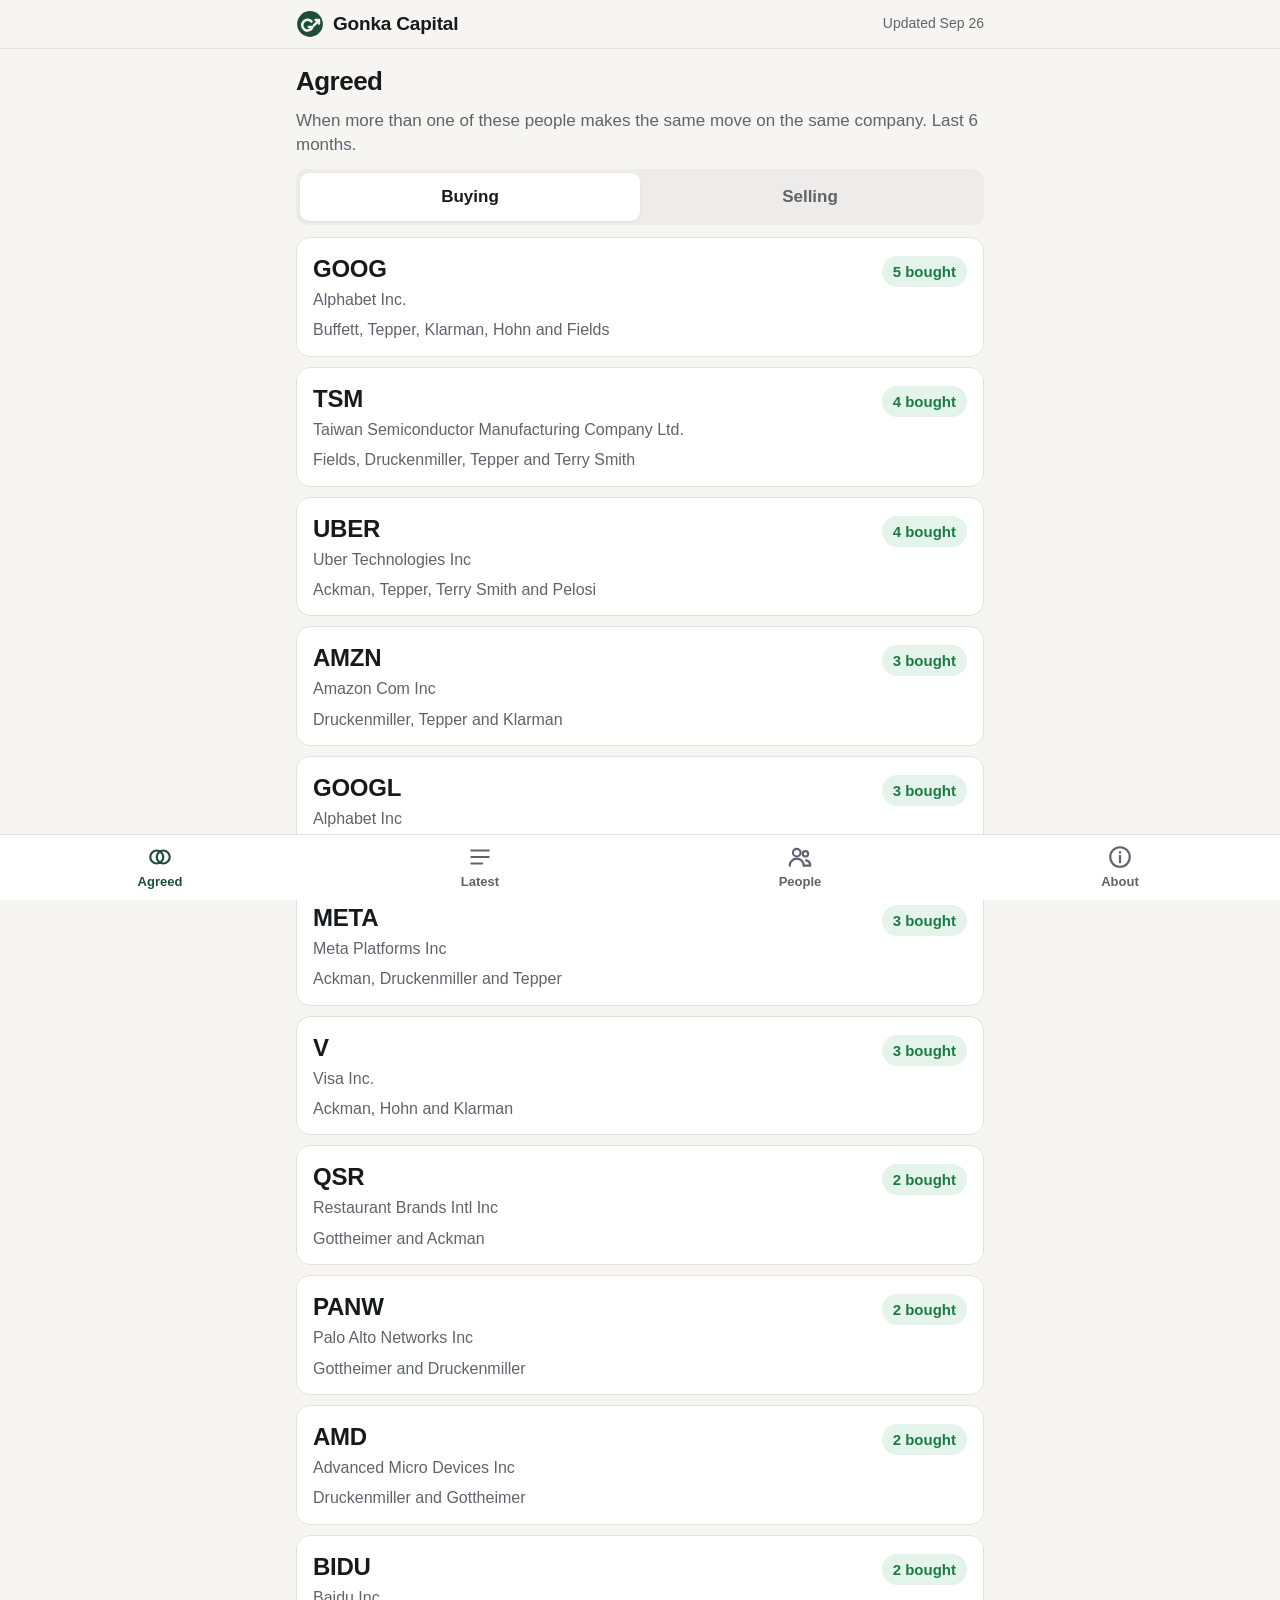
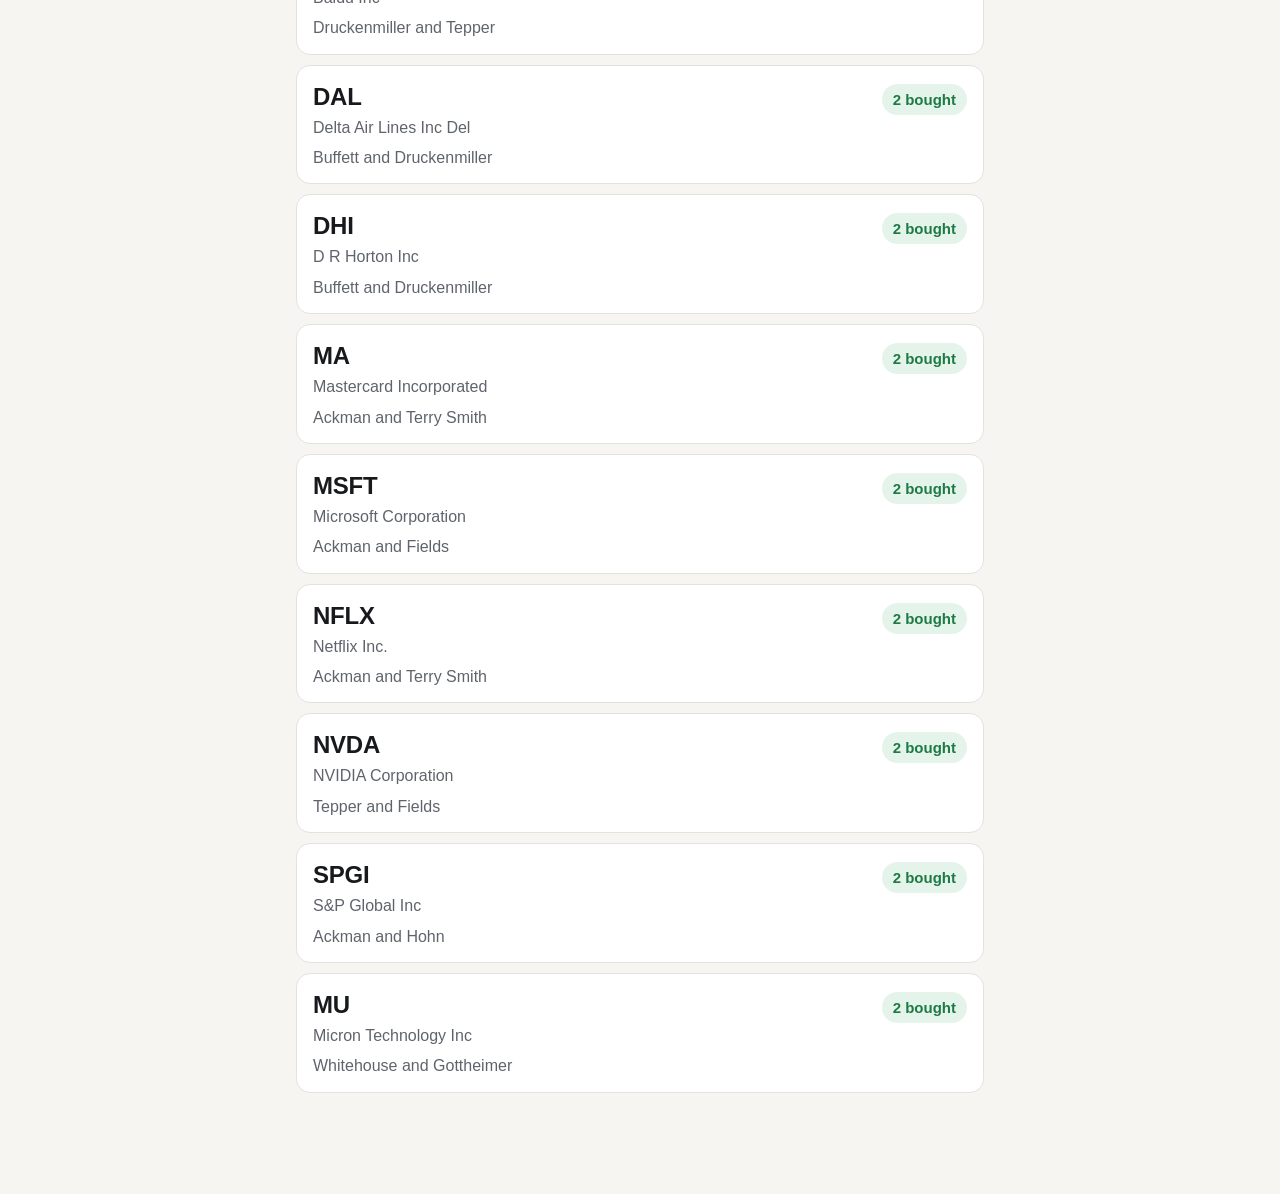
<file: web/index.html>
<!doctype html>
<html lang="en">
<head>
<meta charset="utf-8">
<meta name="viewport" content="width=device-width, initial-scale=1, viewport-fit=cover">
<meta name="color-scheme" content="light dark">
<title>Gonka Capital</title>
<link rel="stylesheet" href="styles.css">
</head>
<body>
<header class="top">
  <div class="top-inner">
    <div class="brand">
      <span id="brand-mark" class="brand-mark"></span>
      <span class="brand-name">Gonka Capital</span>
    </div>
    <div id="updated" class="updated"></div>
  </div>
</header>

<main id="view" class="view"></main>

<nav class="tabs" aria-label="Sections">
  <a href="#agree" data-tab="agree" class="tab">
    <svg viewBox="0 0 24 24" aria-hidden="true"><circle cx="9" cy="12" r="6"/><circle cx="15" cy="12" r="6"/></svg>
    <span>Agreed</span>
  </a>
  <a href="#latest" data-tab="latest" class="tab">
    <svg viewBox="0 0 24 24" aria-hidden="true"><path d="M4 6h16M4 12h16M4 18h10"/></svg>
    <span>Latest</span>
  </a>
  <a href="#people" data-tab="people" class="tab">
    <svg viewBox="0 0 24 24" aria-hidden="true"><circle cx="9" cy="8" r="3.5"/><path d="M2.5 20a6.5 6.5 0 0 1 13 0"/><circle cx="17" cy="9" r="2.5"/><path d="M15.5 20h6a5 5 0 0 0-4-4.9"/></svg>
    <span>People</span>
  </a>
  <a href="#about" data-tab="about" class="tab">
    <svg viewBox="0 0 24 24" aria-hidden="true"><circle cx="12" cy="12" r="9"/><path d="M12 11v6M12 7.5v.5"/></svg>
    <span>About</span>
  </a>
</nav>

<div id="sheet" class="sheet" hidden>
  <div class="sheet-backdrop" data-close></div>
  <div class="sheet-panel" role="dialog" aria-modal="true">
    <div class="sheet-handle"></div>
    <div id="sheet-body"></div>
  </div>
</div>

<script src="logos.js"></script>
<script src="format.js"></script>
<script src="feed.js"></script>
<script src="app.js"></script>
</body>
</html>
</file>
<file: web/styles.css>
:root {
  /* The Android wrapper overwrites these with the real status bar and gesture bar
     heights. In a plain browser they fall back to the page's own safe area. */
  --inset-top: env(safe-area-inset-top, 0px);
  --inset-bottom: env(safe-area-inset-bottom, 0px);
  --inset-left: env(safe-area-inset-left, 0px);
  --inset-right: env(safe-area-inset-right, 0px);

  --bg: #f6f5f1;
  --card: #ffffff;
  --ink: #17191c;
  --muted: #5f646c;
  --line: #e4e2dc;
  --accent: #1f4d3a;
  --buy: #1e7a45;
  --buy-bg: #e5f4ea;
  --sell: #b3261e;
  --sell-bg: #fbe9e7;
  --neutral: #5f646c;
  --neutral-bg: #edecea;
  /* Written by the app after it measures the real bars; these are the fallbacks. */
  --header-h: 56px;
  --tabbar-h: 64px;
  --mark-ink: #f6f5f1;
  color-scheme: light dark;
}
@media (prefers-color-scheme: dark) {
  :root {
    --bg: #121316;
    --card: #1c1e22;
    --ink: #f1f1ee;
    --muted: #a3a7ae;
    --line: #2b2e34;
    --accent: #8fd3b0;
    --buy: #6fd396;
    --buy-bg: #163524;
    --sell: #ff8a80;
    --sell-bg: #3d1f1c;
    --neutral: #a3a7ae;
    --neutral-bg: #2a2d33;
    --mark-ink: #121316;
  }
}

* { box-sizing: border-box; }
html, body { margin: 0; padding: 0; }
body {
  background: var(--bg);
  color: var(--ink);
  font: 18px/1.4 -apple-system, "Segoe UI", Roboto, "Helvetica Neue", Arial, sans-serif;
  -webkit-text-size-adjust: 100%;
  padding-top: var(--header-h);
  padding-bottom: var(--tabbar-h);
}
a { color: inherit; text-decoration: none; }
button { font: inherit; }
h1, h2, h3 { margin: 0; font-weight: 700; letter-spacing: -0.01em; }

/* Top bar */
.top {
  position: fixed; top: 0; left: 0; right: 0;
  padding-top: var(--inset-top);
  padding-left: var(--inset-left); padding-right: var(--inset-right);
  background: var(--bg); border-bottom: 1px solid var(--line); z-index: 5;
}
.top-inner { max-width: 720px; margin: 0 auto; padding: 10px 16px; min-height: 40px; display: flex; align-items: center; justify-content: space-between; gap: 10px 14px; flex-wrap: wrap; }

/* The name sits on every screen: this is Gonka's app, not a generic one. */
.brand { display: flex; align-items: center; gap: 9px; min-width: 0; color: var(--accent); }
.brand-mark { width: 28px; height: 28px; flex: none; display: block; }
.brand-mark .mark { width: 100%; height: 100%; display: block; }
.brand-name { font-size: 19px; font-weight: 700; letter-spacing: -0.01em; color: var(--ink); }
.updated { font-size: 14px; color: var(--muted); text-align: right; }
.updated.live { color: var(--buy); }

/* Views */
.view { max-width: 720px; margin: 0 auto; padding: 12px 16px 24px;
  padding-left: calc(16px + var(--inset-left)); padding-right: calc(16px + var(--inset-right)); }
.section-title { font-size: 15px; font-weight: 600; color: var(--muted); text-transform: uppercase; letter-spacing: 0.06em; margin: 22px 0 8px; }
.section-title:first-child { margin-top: 6px; }
.screen-title { font-size: 26px; font-weight: 800; letter-spacing: -0.02em; margin: 2px 0 10px; }

/* Segmented filter */
.seg { display: flex; background: var(--neutral-bg); border-radius: 12px; padding: 4px; margin: 4px 0 12px; }
.seg button {
  flex: 1; border: 0; background: transparent; color: var(--muted); border-radius: 9px;
  padding: 12px 6px; font-size: 17px; font-weight: 600; min-height: 48px;
}
.seg button.on { background: var(--card); color: var(--ink); box-shadow: 0 1px 2px rgba(0,0,0,0.08); }

/* Cards */
.card {
  background: var(--card); border: 1px solid var(--line); border-radius: 14px;
  padding: 14px 16px; margin-bottom: 10px; display: block; width: 100%; text-align: left; color: inherit;
}
button.card { cursor: pointer; }
button.card:active { transform: scale(0.995); }
.row { display: flex; justify-content: space-between; align-items: baseline; gap: 12px; }
.ticker { font-size: 24px; font-weight: 800; letter-spacing: -0.01em; }
.ticker.small { font-size: 20px; }
.name { color: var(--muted); font-size: 16px; margin-top: 2px; overflow: hidden; text-overflow: ellipsis; display: -webkit-box; -webkit-line-clamp: 2; -webkit-box-orient: vertical; }
.who { margin-top: 8px; font-size: 16px; color: var(--muted); display: flex; align-items: center; gap: 8px; flex-wrap: wrap; }
.who b { color: var(--ink); font-weight: 600; }
.pill {
  display: inline-block; padding: 5px 11px; border-radius: 999px; font-size: 15px; font-weight: 700; white-space: nowrap;
  background: var(--neutral-bg); color: var(--neutral);
}
.pill.buy { background: var(--buy-bg); color: var(--buy); }
.pill.sell { background: var(--sell-bg); color: var(--sell); }
.amount { font-size: 17px; font-weight: 600; white-space: nowrap; }
.lede { font-size: 17px; color: var(--muted); margin: 0 0 12px; }
.day { font-size: 15px; font-weight: 600; color: var(--muted); margin: 18px 4px 8px; }
.day:first-child { margin-top: 2px; }
.empty { color: var(--muted); padding: 40px 12px; text-align: center; font-size: 18px; }

/* People */
.person {
  display: flex; align-items: center; gap: 14px; padding: 12px 14px;
}
.avatar {
  width: 52px; height: 52px; border-radius: 50%; flex: none; display: grid; place-items: center;
  font-weight: 800; font-size: 19px; background: var(--accent); color: #fff;
}
.avatar.pol { background: #3b4a8f; }
.person .txt { min-width: 0; flex: 1; }
.person .n { font-size: 19px; font-weight: 700; }
.person .s { font-size: 15px; color: var(--muted); margin-top: 2px; }
.chev { color: var(--muted); flex: none; font-size: 22px; }

.hero { padding: 6px 2px 14px; }
.hero .n { font-size: 26px; font-weight: 800; }
.hero .s { color: var(--muted); font-size: 16px; margin-top: 4px; }
.hero .why { margin-top: 10px; font-size: 17px; }
.back { display: inline-flex; align-items: center; gap: 6px; font-size: 17px; font-weight: 600; color: var(--accent); padding: 10px 0; min-height: 44px; }

.holding { display: grid; grid-template-columns: 1fr auto; gap: 4px 12px; padding: 12px 16px; background: var(--card); border: 1px solid var(--line); border-radius: 14px; margin-bottom: 8px; }
.holding .bar { grid-column: 1 / -1; height: 6px; background: var(--neutral-bg); border-radius: 3px; overflow: hidden; }
.holding .bar i { display: block; height: 100%; background: var(--accent); }
.holding .w { font-weight: 700; font-size: 18px; }

/* Sheet */
.sheet { position: fixed; inset: 0; z-index: 20; }
.sheet-backdrop { position: absolute; inset: 0; background: rgba(0,0,0,0.45); }
.sheet-panel {
  position: absolute; left: 0; right: 0; bottom: 0; max-height: 88vh; overflow: auto;
  background: var(--card); border-radius: 20px 20px 0 0; padding: 8px 20px calc(24px + var(--inset-bottom));
  max-width: 720px; margin: 0 auto;
}
.sheet-handle { width: 44px; height: 5px; background: var(--line); border-radius: 3px; margin: 6px auto 14px; }
.sheet .ticker { font-size: 30px; }
.sheet .name { font-size: 18px; -webkit-line-clamp: 4; }
.kv { display: grid; grid-template-columns: 1fr 1.4fr; gap: 10px 14px; margin: 18px 0; font-size: 17px; }
.kv dt { color: var(--muted); }
.kv dd { margin: 0; font-weight: 600; }
.btn {
  display: flex; align-items: center; justify-content: center; gap: 8px; width: 100%; min-height: 54px;
  border-radius: 14px; border: 0; font-size: 18px; font-weight: 700; margin-top: 10px;
  background: var(--accent); color: #fff; cursor: pointer;
}
.btn.secondary { background: var(--neutral-bg); color: var(--ink); }
.note { font-size: 15px; color: var(--muted); margin-top: 14px; line-height: 1.45; }

/* About */
.prose p { margin: 0 0 14px; font-size: 18px; }
.prose h2 { font-size: 20px; margin: 24px 0 8px; }
.prose ul { padding-left: 22px; margin: 0 0 14px; }
.prose li { margin-bottom: 8px; }

/* Source links on About */
.links { margin: 0 0 16px; }
.link-row {
  display: flex; align-items: center; gap: 12px; padding: 14px 16px; margin-bottom: 8px;
  background: var(--card); border: 1px solid var(--line); border-radius: 14px; min-height: 56px;
}
.link-row .txt { min-width: 0; flex: 1; display: block; }
.link-row .n { display: block; font-size: 18px; font-weight: 700; color: var(--accent); }
.link-row .s { display: block; font-size: 15px; color: var(--muted); margin-top: 2px; }
.link-row .chev { color: var(--muted); font-size: 20px; flex: none; }

/* Tabs */
.tabs {
  position: fixed; left: 0; right: 0; bottom: 0;
  padding-bottom: var(--inset-bottom);
  padding-left: var(--inset-left); padding-right: var(--inset-right);
  background: var(--card); border-top: 1px solid var(--line); display: flex; z-index: 10;
}
.tab {
  flex: 1; display: flex; flex-direction: column; align-items: center; justify-content: center; gap: 3px;
  color: var(--muted); font-size: 13px; font-weight: 600; padding: 9px 2px; text-align: center; min-width: 0;
  min-height: 56px; justify-content: center;
}
.tab svg { width: 26px; height: 26px; flex: none; fill: none; stroke: currentColor; stroke-width: 2; stroke-linecap: round; stroke-linejoin: round; }
.tab.on { color: var(--accent); }

@media (min-width: 720px) {
  body { font-size: 18px; }
}
</file>
